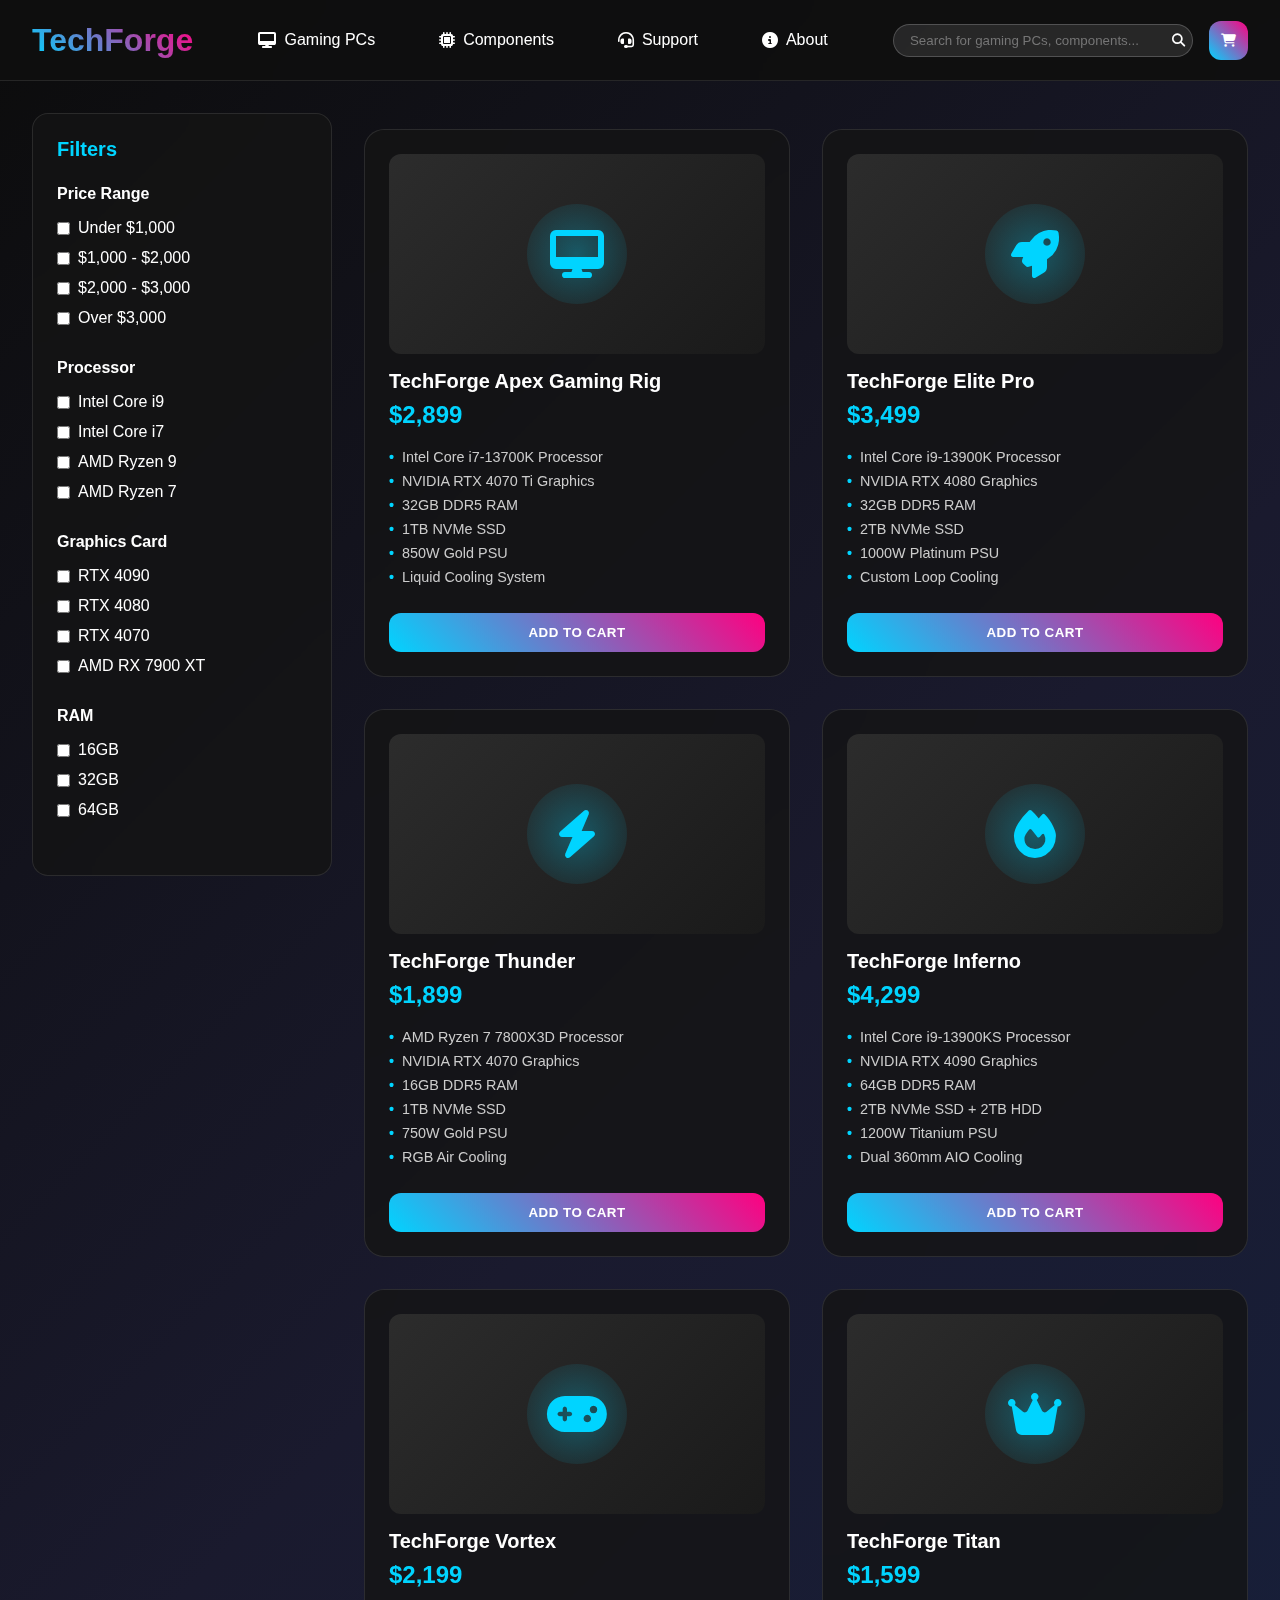
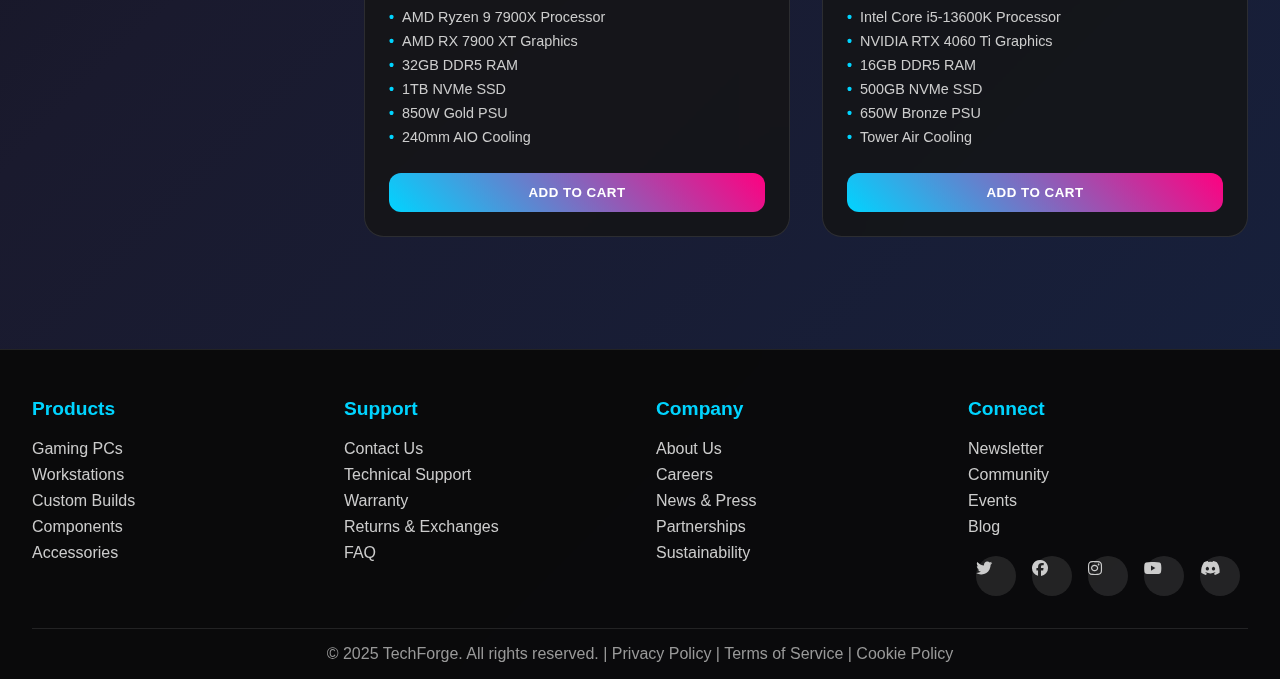
<file: index.html>
<!DOCTYPE html>

<html lang="en">
<head>
    <meta charset="UTF-8">
    <meta name="viewport" content="width=device-width, initial-scale=1.0">
    <title>TechForge - Premium Gaming PCs</title>
    <link href="https://cdnjs.cloudflare.com/ajax/libs/font-awesome/6.4.0/css/all.min.css" rel="stylesheet">
    <link rel="stylesheet" href="style.css">
</head>

<body>
    <!-- Header -->
    <header class="header">
        <nav class="nav-container">
            <div class="logo">TechForge</div>
            
            <ul class="nav-menu">
                <li class="nav-item">
                    <a href="#" class="nav-link">
                        <i class="fas fa-desktop"></i>
                        Gaming PCs
                    </a>
                    <div class="dropdown">
                        <a href="#" class="dropdown-item">High-End Gaming</a>
                        <a href="#" class="dropdown-item">Mid-Range Gaming</a>
                        <a href="#" class="dropdown-item">Budget Gaming</a>
                        <a href="#" class="dropdown-item">Custom Builds</a>
                    </div>
                </li>
                <li class="nav-item">
                    <a href="#" class="nav-link">
                        <i class="fas fa-microchip"></i>
                        Components
                    </a>
                    <div class="dropdown">
                        <a href="#" class="dropdown-item">Processors</a>
                        <a href="#" class="dropdown-item">Graphics Cards</a>
                        <a href="#" class="dropdown-item">Motherboards</a>
                        <a href="#" class="dropdown-item">Memory & Storage</a>
                        <a href="#" class="dropdown-item">Cooling Systems</a>
                    </div>
                </li>
                <li class="nav-item">
                    <a href="#" class="nav-link">
                        <i class="fas fa-headset"></i>
                        Support
                    </a>
                    <div class="dropdown">
                        <a href="#" class="dropdown-item">Live Chat</a>
                        <a href="#" class="dropdown-item">Technical Support</a>
                        <a href="#" class="dropdown-item">Warranty</a>
                        <a href="#" class="dropdown-item">Documentation</a>
                    </div>
                </li>
                <li class="nav-item">
                    <a href="#" class="nav-link">
                        <i class="fas fa-info-circle"></i>
                        About
                    </a>
                </li>
            </ul>
            
            <div class="user-actions">
                <div class="search-box">
                    <input type="text" class="search-input" placeholder="Search for gaming PCs, components...">
                    <button class="search-btn"><i class="fas fa-search"></i></button>
                </div>
                <button class="cart-icon">
                    <i class="fas fa-shopping-cart"></i>
                </button>
            </div>
        </nav>
    </header>

    <!-- Main Content -->
    <div class="main-container">
        <!-- Filter Sidebar -->
        <aside class="filter-sidebar">
            <h2 class="filter-title">Filters</h2>
            
            <div class="filter-section">
                <h3>Price Range</h3>
                <label class="filter-option">
                    <input type="checkbox" name="price" value="under-1000">
                    <span>Under $1,000</span>
                </label>
                <label class="filter-option">
                    <input type="checkbox" name="price" value="1000-2000">
                    <span>$1,000 - $2,000</span>
                </label>
                <label class="filter-option">
                    <input type="checkbox" name="price" value="2000-3000">
                    <span>$2,000 - $3,000</span>
                </label>
                <label class="filter-option">
                    <input type="checkbox" name="price" value="over-3000">
                    <span>Over $3,000</span>
                </label>
            </div>

            <div class="filter-section">
                <h3>Processor</h3>
                <label class="filter-option">
                    <input type="checkbox" name="cpu" value="intel-i9">
                    <span>Intel Core i9</span>
                </label>
                <label class="filter-option">
                    <input type="checkbox" name="cpu" value="intel-i7">
                    <span>Intel Core i7</span>
                </label>
                <label class="filter-option">
                    <input type="checkbox" name="cpu" value="amd-ryzen9">
                    <span>AMD Ryzen 9</span>
                </label>
                <label class="filter-option">
                    <input type="checkbox" name="cpu" value="amd-ryzen7">
                    <span>AMD Ryzen 7</span>
                </label>
            </div>

            <div class="filter-section">
                <h3>Graphics Card</h3>
                <label class="filter-option">
                    <input type="checkbox" name="gpu" value="rtx-4090">
                    <span>RTX 4090</span>
                </label>
                <label class="filter-option">
                    <input type="checkbox" name="gpu" value="rtx-4080">
                    <span>RTX 4080</span>
                </label>
                <label class="filter-option">
                    <input type="checkbox" name="gpu" value="rtx-4070">
                    <span>RTX 4070</span>
                </label>
                <label class="filter-option">
                    <input type="checkbox" name="gpu" value="amd-7900xt">
                    <span>AMD RX 7900 XT</span>
                </label>
            </div>

            <div class="filter-section">
                <h3>RAM</h3>
                <label class="filter-option">
                    <input type="checkbox" name="ram" value="16gb">
                    <span>16GB</span>
                </label>
                <label class="filter-option">
                    <input type="checkbox" name="ram" value="32gb">
                    <span>32GB</span>
                </label>
                <label class="filter-option">
                    <input type="checkbox" name="ram" value="64gb">
                    <span>64GB</span>
                </label>
            </div>
        </aside>

        <!-- Product Grid -->
        <main class="product-grid">
            <div class="product-card">
                <div class="product-image">
                    <i class="fas fa-desktop"></i>
                </div>
                <h3 class="product-title">TechForge Apex Gaming Rig</h3>
                <div class="product-price">$2,899</div>
                <ul class="product-specs">
                    <li>Intel Core i7-13700K Processor</li>
                    <li>NVIDIA RTX 4070 Ti Graphics</li>
                    <li>32GB DDR5 RAM</li>
                    <li>1TB NVMe SSD</li>
                    <li>850W Gold PSU</li>
                    <li>Liquid Cooling System</li>
                </ul>
                <button class="add-to-cart">Add to Cart</button>
            </div>

            <div class="product-card">
                <div class="product-image">
                    <i class="fas fa-rocket"></i>
                </div>
                <h3 class="product-title">TechForge Elite Pro</h3>
                <div class="product-price">$3,499</div>
                <ul class="product-specs">
                    <li>Intel Core i9-13900K Processor</li>
                    <li>NVIDIA RTX 4080 Graphics</li>
                    <li>32GB DDR5 RAM</li>
                    <li>2TB NVMe SSD</li>
                    <li>1000W Platinum PSU</li>
                    <li>Custom Loop Cooling</li>
                </ul>
                <button class="add-to-cart">Add to Cart</button>
            </div>

            <div class="product-card">
                <div class="product-image">
                    <i class="fas fa-bolt"></i>
                </div>
                <h3 class="product-title">TechForge Thunder</h3>
                <div class="product-price">$1,899</div>
                <ul class="product-specs">
                    <li>AMD Ryzen 7 7800X3D Processor</li>
                    <li>NVIDIA RTX 4070 Graphics</li>
                    <li>16GB DDR5 RAM</li>
                    <li>1TB NVMe SSD</li>
                    <li>750W Gold PSU</li>
                    <li>RGB Air Cooling</li>
                </ul>
                <button class="add-to-cart">Add to Cart</button>
            </div>

            <div class="product-card">
                <div class="product-image">
                    <i class="fas fa-fire"></i>
                </div>
                <h3 class="product-title">TechForge Inferno</h3>
                <div class="product-price">$4,299</div>
                <ul class="product-specs">
                    <li>Intel Core i9-13900KS Processor</li>
                    <li>NVIDIA RTX 4090 Graphics</li>
                    <li>64GB DDR5 RAM</li>
                    <li>2TB NVMe SSD + 2TB HDD</li>
                    <li>1200W Titanium PSU</li>
                    <li>Dual 360mm AIO Cooling</li>
                </ul>
                <button class="add-to-cart">Add to Cart</button>
            </div>

            <div class="product-card">
                <div class="product-image">
                    <i class="fas fa-gamepad"></i>
                </div>
                <h3 class="product-title">TechForge Vortex</h3>
                <div class="product-price">$2,199</div>
                <ul class="product-specs">
                    <li>AMD Ryzen 9 7900X Processor</li>
                    <li>AMD RX 7900 XT Graphics</li>
                    <li>32GB DDR5 RAM</li>
                    <li>1TB NVMe SSD</li>
                    <li>850W Gold PSU</li>
                    <li>240mm AIO Cooling</li>
                </ul>
                <button class="add-to-cart">Add to Cart</button>
            </div>

            <div class="product-card">
                <div class="product-image">
                    <i class="fas fa-crown"></i>
                </div>
                <h3 class="product-title">TechForge Titan</h3>
                <div class="product-price">$1,599</div>
                <ul class="product-specs">
                    <li>Intel Core i5-13600K Processor</li>
                    <li>NVIDIA RTX 4060 Ti Graphics</li>
                    <li>16GB DDR5 RAM</li>
                    <li>500GB NVMe SSD</li>
                    <li>650W Bronze PSU</li>
                    <li>Tower Air Cooling</li>
                </ul>
                <button class="add-to-cart">Add to Cart</button>
            </div>
        </main>
    </div>

    <!-- Footer -->
    <footer class="footer">
        <div class="footer-container">
            <div class="footer-content">
                <div class="footer-section">
                    <h3>Products</h3>
                    <a href="#">Gaming PCs</a>
                    <a href="#">Workstations</a>
                    <a href="#">Custom Builds</a>
                    <a href="#">Components</a>
                    <a href="#">Accessories</a>
                </div>
                
                <div class="footer-section">
                    <h3>Support</h3>
                    <a href="#">Contact Us</a>
                    <a href="#">Technical Support</a>
                    <a href="#">Warranty</a>
                    <a href="#">Returns & Exchanges</a>
                    <a href="#">FAQ</a>
                </div>
                
                <div class="footer-section">
                    <h3>Company</h3>
                    <a href="#">About Us</a>
                    <a href="#">Careers</a>
                    <a href="#">News & Press</a>
                    <a href="#">Partnerships</a>
                    <a href="#">Sustainability</a>
                </div>
                
                <div class="footer-section">
                    <h3>Connect</h3>
                    <a href="#">Newsletter</a>
                    <a href="#">Community</a>
                    <a href="#">Events</a>
                    <a href="#">Blog</a>
                    <div class="social-icons">
                        <a href="#" class="social-icon"><i class="fab fa-twitter"></i></a>
                        <a href="#" class="social-icon"><i class="fab fa-facebook"></i></a>
                        <a href="#" class="social-icon"><i class="fab fa-instagram"></i></a>
                        <a href="#" class="social-icon"><i class="fab fa-youtube"></i></a>
                        <a href="#" class="social-icon"><i class="fab fa-discord"></i></a>
                    </div>
                </div>
            </div>
            
            <div class="footer-bottom">
                <p>&copy; 2025 TechForge. All rights reserved. | Privacy Policy | Terms of Service | Cookie Policy</p>
            </div>
        </div>
    </footer>
    <script src="handler.js"></script>
</body>
</html>
</file>
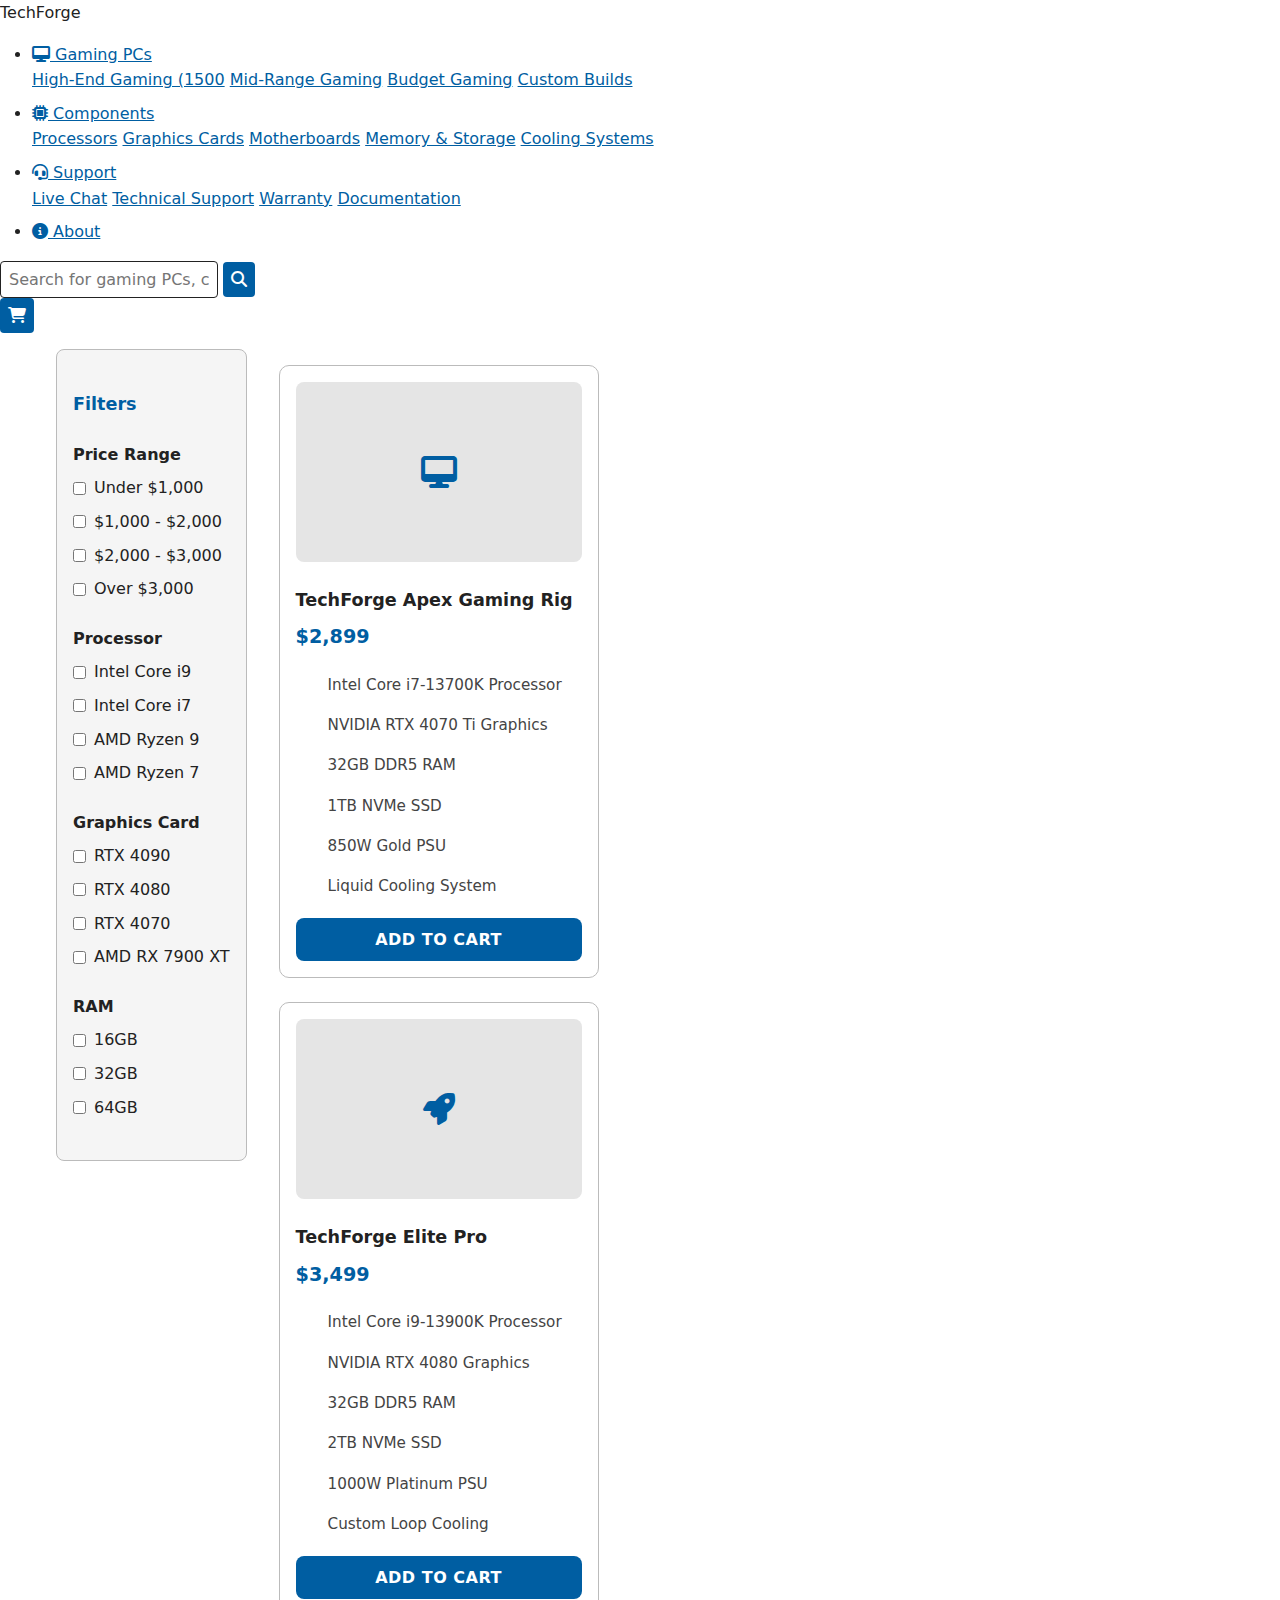
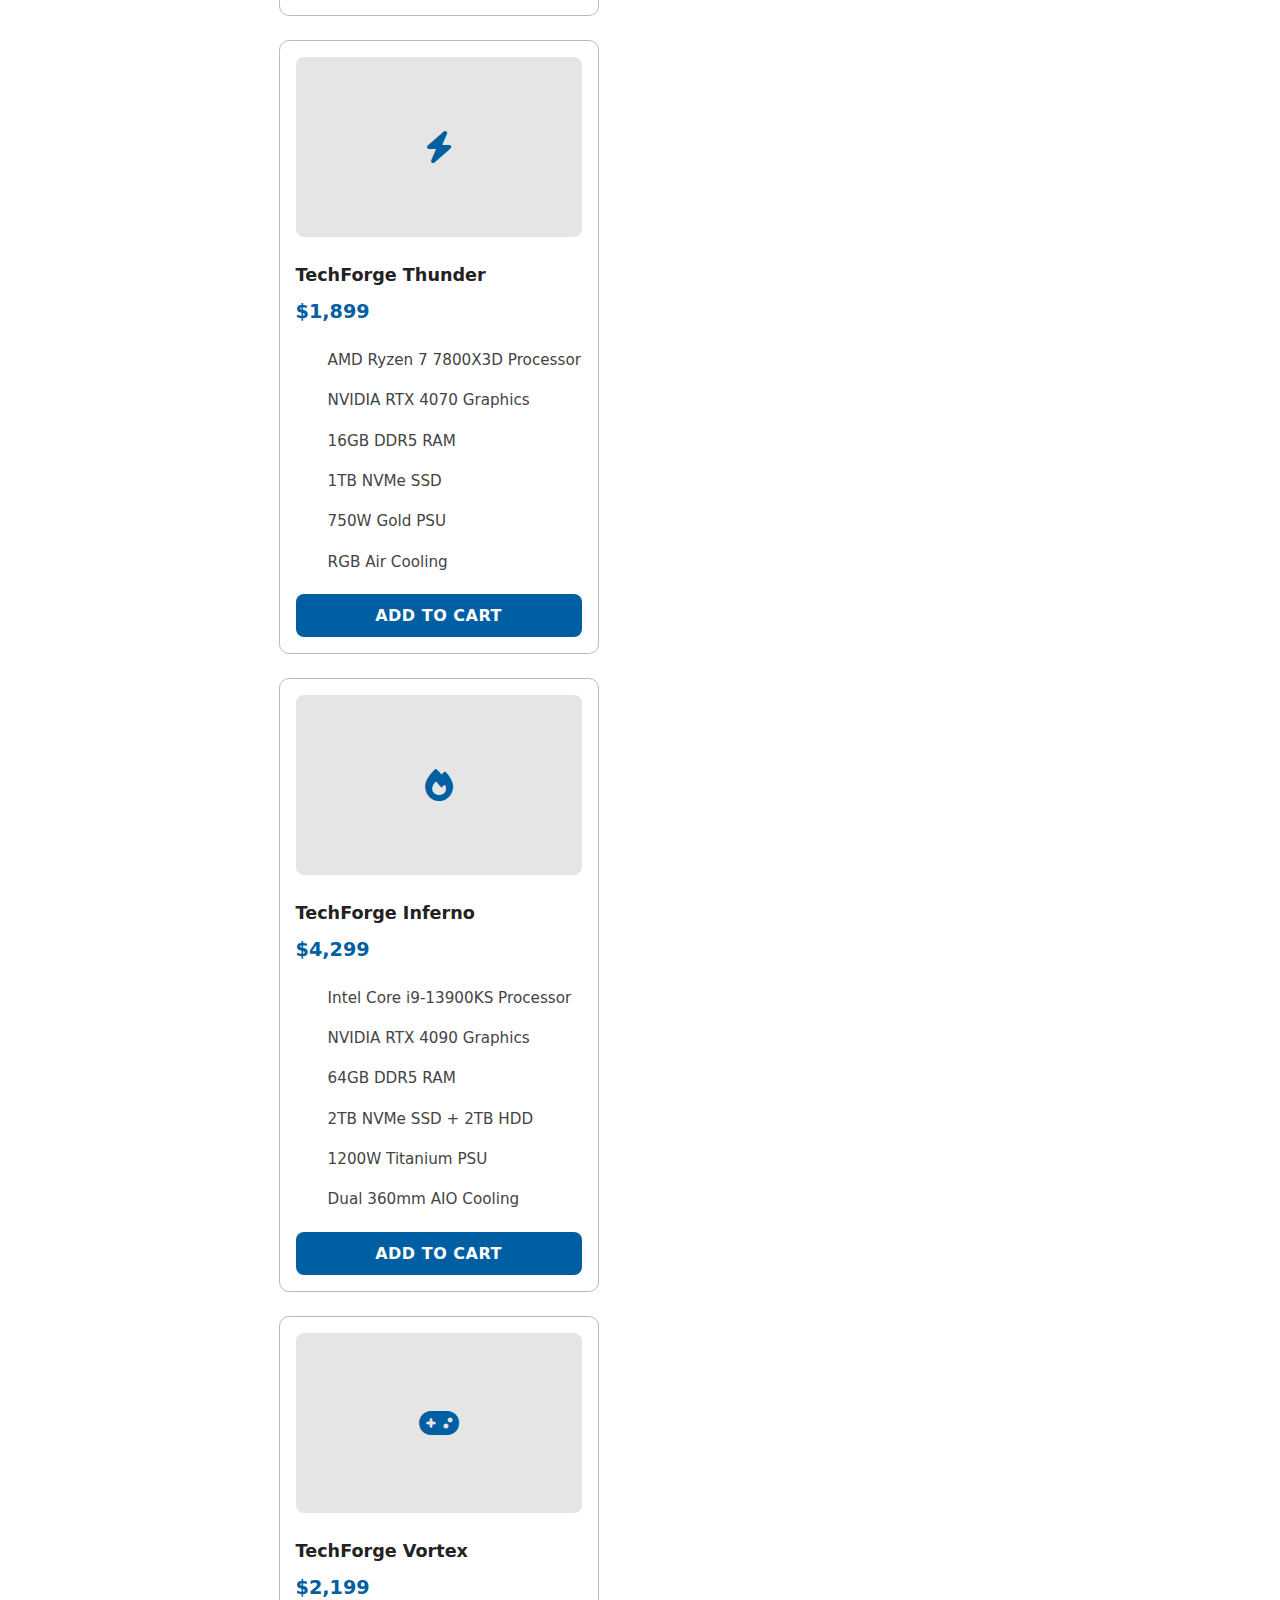
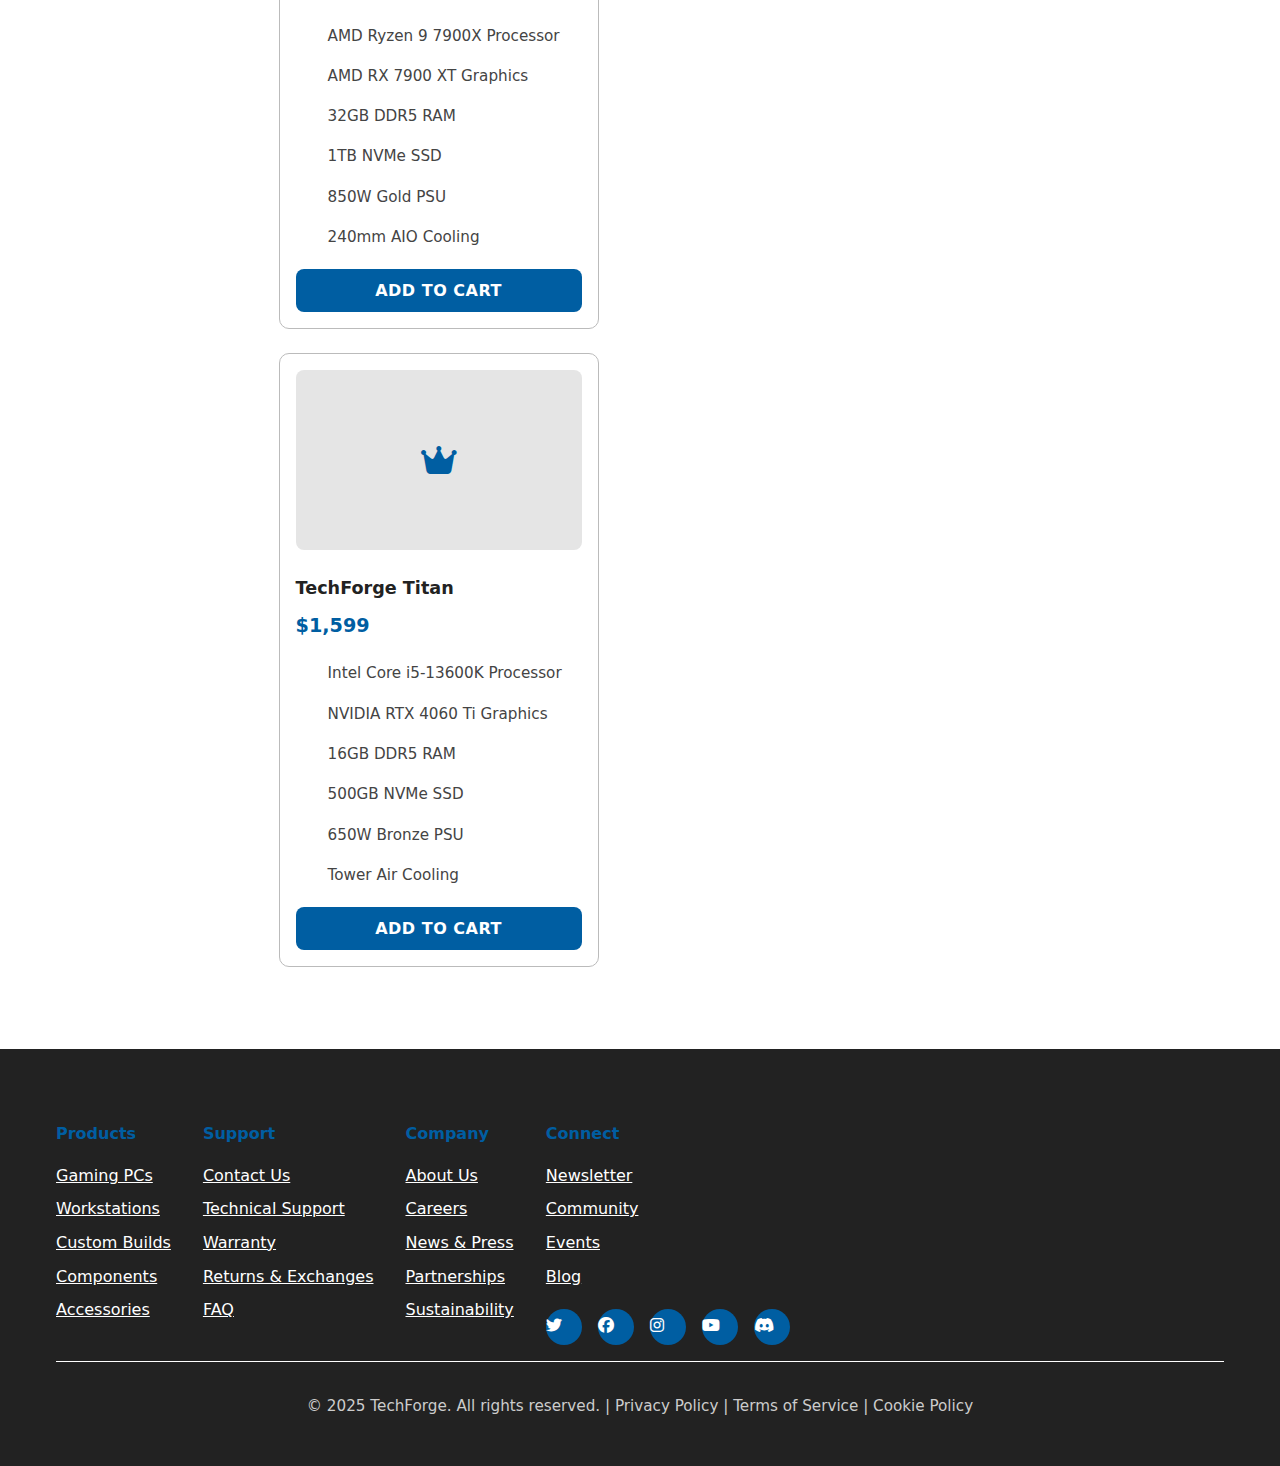
<file: static/index.html>
<!DOCTYPE html>

<html lang="en">
<head>
    <meta charset="UTF-8">
    <meta name="viewport" content="width=device-width, initial-scale=1.0">
    <title>TechForge - Premium Gaming PCs</title>
    <link href="https://cdnjs.cloudflare.com/ajax/libs/font-awesome/6.4.0/css/all.min.css" rel="stylesheet">
    <link rel="stylesheet" href="style.css">
</head>

<body>
    <!-- Header -->
    <header class="header">
        <nav class="nav-container">
            <div class="logo">TechForge</div>
            
            <ul class="nav-menu">
                <li class="nav-item">
                    <a href="#" class="nav-link">
                        <i class="fas fa-desktop"></i>
                        Gaming PCs
                    </a>
                    <div class="dropdown">
                        <a href="#" class="dropdown-item">High-End Gaming (1500</a>
                        <a href="#" class="dropdown-item">Mid-Range Gaming</a>
                        <a href="#" class="dropdown-item">Budget Gaming</a>
                        <a href="#" class="dropdown-item">Custom Builds</a>
                    </div>
                </li>
                <li class="nav-item">
                    <a href="#" class="nav-link">
                        <i class="fas fa-microchip"></i>
                        Components
                    </a>
                    <div class="dropdown">
                        <a href="#" class="dropdown-item">Processors</a>
                        <a href="#" class="dropdown-item">Graphics Cards</a>
                        <a href="#" class="dropdown-item">Motherboards</a>
                        <a href="#" class="dropdown-item">Memory & Storage</a>
                        <a href="#" class="dropdown-item">Cooling Systems</a>
                    </div>
                </li>
                <li class="nav-item">
                    <a href="#" class="nav-link">
                        <i class="fas fa-headset"></i>
                        Support
                    </a>
                    <div class="dropdown">
                        <a href="#" class="dropdown-item">Live Chat</a>
                        <a href="#" class="dropdown-item">Technical Support</a>
                        <a href="#" class="dropdown-item">Warranty</a>
                        <a href="#" class="dropdown-item">Documentation</a>
                    </div>
                </li>
                <li class="nav-item">
                    <a href="#" class="nav-link">
                        <i class="fas fa-info-circle"></i>
                        About
                    </a>
                </li>
            </ul>
            
            <div class="user-actions">
                <div class="search-box">
                    <input type="text" class="search-input" placeholder="Search for gaming PCs, components...">
                    <button class="search-btn"><i class="fas fa-search"></i></button>
                </div>
                <button class="cart-icon">
                    <i class="fas fa-shopping-cart"></i>
                </button>
            </div>
        </nav>
    </header>

    <!-- Main Content -->
    <div class="main-container">
        <!-- Filter Sidebar -->
        <aside class="filter-sidebar">
            <h2 class="filter-title">Filters</h2>
            
            <div class="filter-section">
                <h3>Price Range</h3>
                <label class="filter-option">
                    <input type="checkbox" name="price" value="under-1000">
                    <span>Under $1,000</span>
                </label>
                <label class="filter-option">
                    <input type="checkbox" name="price" value="1000-2000">
                    <span>$1,000 - $2,000</span>
                </label>
                <label class="filter-option">
                    <input type="checkbox" name="price" value="2000-3000">
                    <span>$2,000 - $3,000</span>
                </label>
                <label class="filter-option">
                    <input type="checkbox" name="price" value="over-3000">
                    <span>Over $3,000</span>
                </label>
            </div>

            <div class="filter-section">
                <h3>Processor</h3>
                <label class="filter-option">
                    <input type="checkbox" name="cpu" value="intel-i9">
                    <span>Intel Core i9</span>
                </label>
                <label class="filter-option">
                    <input type="checkbox" name="cpu" value="intel-i7">
                    <span>Intel Core i7</span>
                </label>
                <label class="filter-option">
                    <input type="checkbox" name="cpu" value="amd-ryzen9">
                    <span>AMD Ryzen 9</span>
                </label>
                <label class="filter-option">
                    <input type="checkbox" name="cpu" value="amd-ryzen7">
                    <span>AMD Ryzen 7</span>
                </label>
            </div>

            <div class="filter-section">
                <h3>Graphics Card</h3>
                <label class="filter-option">
                    <input type="checkbox" name="gpu" value="rtx-4090">
                    <span>RTX 4090</span>
                </label>
                <label class="filter-option">
                    <input type="checkbox" name="gpu" value="rtx-4080">
                    <span>RTX 4080</span>
                </label>
                <label class="filter-option">
                    <input type="checkbox" name="gpu" value="rtx-4070">
                    <span>RTX 4070</span>
                </label>
                <label class="filter-option">
                    <input type="checkbox" name="gpu" value="amd-7900xt">
                    <span>AMD RX 7900 XT</span>
                </label>
            </div>

            <div class="filter-section">
                <h3>RAM</h3>
                <label class="filter-option">
                    <input type="checkbox" name="ram" value="16gb">
                    <span>16GB</span>
                </label>
                <label class="filter-option">
                    <input type="checkbox" name="ram" value="32gb">
                    <span>32GB</span>
                </label>
                <label class="filter-option">
                    <input type="checkbox" name="ram" value="64gb">
                    <span>64GB</span>
                </label>
            </div>
        </aside>

        <!-- Product Grid -->
        <main class="product-grid">
            <div class="product-card">
                <div class="product-image">
                    <i class="fas fa-desktop"></i>
                </div>
                <h3 class="product-title">TechForge Apex Gaming Rig</h3>
                <div class="product-price">$2,899</div>
                <ul class="product-specs">
                    <li>Intel Core i7-13700K Processor</li>
                    <li>NVIDIA RTX 4070 Ti Graphics</li>
                    <li>32GB DDR5 RAM</li>
                    <li>1TB NVMe SSD</li>
                    <li>850W Gold PSU</li>
                    <li>Liquid Cooling System</li>
                </ul>
                <button class="add-to-cart">Add to Cart</button>
            </div>

            <div class="product-card">
                <div class="product-image">
                    <i class="fas fa-rocket"></i>
                </div>
                <h3 class="product-title">TechForge Elite Pro</h3>
                <div class="product-price">$3,499</div>
                <ul class="product-specs">
                    <li>Intel Core i9-13900K Processor</li>
                    <li>NVIDIA RTX 4080 Graphics</li>
                    <li>32GB DDR5 RAM</li>
                    <li>2TB NVMe SSD</li>
                    <li>1000W Platinum PSU</li>
                    <li>Custom Loop Cooling</li>
                </ul>
                <button class="add-to-cart">Add to Cart</button>
            </div>

            <div class="product-card">
                <div class="product-image">
                    <i class="fas fa-bolt"></i>
                </div>
                <h3 class="product-title">TechForge Thunder</h3>
                <div class="product-price">$1,899</div>
                <ul class="product-specs">
                    <li>AMD Ryzen 7 7800X3D Processor</li>
                    <li>NVIDIA RTX 4070 Graphics</li>
                    <li>16GB DDR5 RAM</li>
                    <li>1TB NVMe SSD</li>
                    <li>750W Gold PSU</li>
                    <li>RGB Air Cooling</li>
                </ul>
                <button class="add-to-cart">Add to Cart</button>
            </div>

            <div class="product-card">
                <div class="product-image">
                    <i class="fas fa-fire"></i>
                </div>
                <h3 class="product-title">TechForge Inferno</h3>
                <div class="product-price">$4,299</div>
                <ul class="product-specs">
                    <li>Intel Core i9-13900KS Processor</li>
                    <li>NVIDIA RTX 4090 Graphics</li>
                    <li>64GB DDR5 RAM</li>
                    <li>2TB NVMe SSD + 2TB HDD</li>
                    <li>1200W Titanium PSU</li>
                    <li>Dual 360mm AIO Cooling</li>
                </ul>
                <button class="add-to-cart">Add to Cart</button>
            </div>

            <div class="product-card">
                <div class="product-image">
                    <i class="fas fa-gamepad"></i>
                </div>
                <h3 class="product-title">TechForge Vortex</h3>
                <div class="product-price">$2,199</div>
                <ul class="product-specs">
                    <li>AMD Ryzen 9 7900X Processor</li>
                    <li>AMD RX 7900 XT Graphics</li>
                    <li>32GB DDR5 RAM</li>
                    <li>1TB NVMe SSD</li>
                    <li>850W Gold PSU</li>
                    <li>240mm AIO Cooling</li>
                </ul>
                <button class="add-to-cart">Add to Cart</button>
            </div>

            <div class="product-card">
                <div class="product-image">
                    <i class="fas fa-crown"></i>
                </div>
                <h3 class="product-title">TechForge Titan</h3>
                <div class="product-price">$1,599</div>
                <ul class="product-specs">
                    <li>Intel Core i5-13600K Processor</li>
                    <li>NVIDIA RTX 4060 Ti Graphics</li>
                    <li>16GB DDR5 RAM</li>
                    <li>500GB NVMe SSD</li>
                    <li>650W Bronze PSU</li>
                    <li>Tower Air Cooling</li>
                </ul>
                <button class="add-to-cart">Add to Cart</button>
            </div>
        </main>
    </div>

    <!-- Footer -->
    <footer class="footer">
        <div class="footer-container">
            <div class="footer-content">
                <div class="footer-section">
                    <h3>Products</h3>
                    <a href="#">Gaming PCs</a>
                    <a href="#">Workstations</a>
                    <a href="#">Custom Builds</a>
                    <a href="#">Components</a>
                    <a href="#">Accessories</a>
                </div>
                
                <div class="footer-section">
                    <h3>Support</h3>
                    <a href="#">Contact Us</a>
                    <a href="#">Technical Support</a>
                    <a href="#">Warranty</a>
                    <a href="#">Returns & Exchanges</a>
                    <a href="#">FAQ</a>
                </div>
                
                <div class="footer-section">
                    <h3>Company</h3>
                    <a href="#">About Us</a>
                    <a href="#">Careers</a>
                    <a href="#">News & Press</a>
                    <a href="#">Partnerships</a>
                    <a href="#">Sustainability</a>
                </div>
                
                <div class="footer-section">
                    <h3>Connect</h3>
                    <a href="#">Newsletter</a>
                    <a href="#">Community</a>
                    <a href="#">Events</a>
                    <a href="#">Blog</a>
                    <div class="social-icons">
                        <a href="#" class="social-icon"><i class="fab fa-twitter"></i></a>
                        <a href="#" class="social-icon"><i class="fab fa-facebook"></i></a>
                        <a href="#" class="social-icon"><i class="fab fa-instagram"></i></a>
                        <a href="#" class="social-icon"><i class="fab fa-youtube"></i></a>
                        <a href="#" class="social-icon"><i class="fab fa-discord"></i></a>
                    </div>
                </div>
            </div>
            
            <div class="footer-bottom">
                <p>&copy; 2025 TechForge. All rights reserved. | Privacy Policy | Terms of Service | Cookie Policy</p>
            </div>
        </div>
    </footer>
    <script src="handler.js"></script>
</body>
</html>
</file>
<file: style.css>
* {
            margin: 0;
            padding: 0;
            box-sizing: border-box;
        }

        body {
            font-family: 'Inter', -apple-system, BlinkMacSystemFont, sans-serif;
            background: linear-gradient(135deg, #0c0c0c 0%, #1a1a2e 50%, #16213e 100%);
            color: #ffffff;
            min-height: 100vh;
        }

        /* Header Styles */
        .header {
            background: rgba(15, 15, 15, 0.95);
            backdrop-filter: blur(20px);
            border-bottom: 1px solid rgba(255, 255, 255, 0.1);
            position: sticky;
            top: 0;
            z-index: 1000;
            transition: all 0.3s ease;
        }

        .nav-container {
            max-width: 1400px;
            margin: 0 auto;
            padding: 0 2rem;
            display: flex;
            justify-content: space-between;
            align-items: center;
            height: 80px;
        }

        .logo {
            font-size: 2rem;
            font-weight: 800;
            background: linear-gradient(45deg, #00d4ff, #ff0080);
            -webkit-background-clip: text;
            -webkit-text-fill-color: transparent;
            background-clip: text;
        }

        .nav-menu {
            display: flex;
            list-style: none;
            gap: 2rem;
        }

        .nav-item {
            position: relative;
        }

        .nav-link {
            color: #ffffff;
            text-decoration: none;
            padding: 0.5rem 1rem;
            border-radius: 8px;
            transition: all 0.3s ease;
            display: flex;
            align-items: center;
            gap: 0.5rem;
        }

        .nav-link:hover {
            background: rgba(255, 255, 255, 0.1);
            transform: translateY(-2px);
        }

        .dropdown {
            position: absolute;
            top: 100%;
            left: 0;
            background: rgba(20, 20, 20, 0.95);
            backdrop-filter: blur(20px);
            border: 1px solid rgba(255, 255, 255, 0.1);
            border-radius: 12px;
            min-width: 200px;
            opacity: 0;
            visibility: hidden;
            transform: translateY(-10px);
            transition: all 0.3s ease;
            box-shadow: 0 20px 40px rgba(0, 0, 0, 0.3);
        }

        .nav-item:hover .dropdown {
            opacity: 1;
            visibility: visible;
            transform: translateY(0);
        }

        .dropdown-item {
            padding: 0.75rem 1rem;
            color: #ffffff;
            text-decoration: none;
            display: block;
            transition: all 0.3s ease;
            border-radius: 8px;
            margin: 0.25rem;
        }

        .dropdown-item:hover {
            background: rgba(255, 255, 255, 0.1);
            transform: translateX(5px);
        }

        .user-actions {
            display: flex;
            align-items: center;
            gap: 1rem;
        }

        .search-box {
            position: relative;
        }

        .search-input {
            background: rgba(255, 255, 255, 0.1);
            border: 1px solid rgba(255, 255, 255, 0.2);
            border-radius: 25px;
            padding: 0.5rem 2.5rem 0.5rem 1rem;
            color: #ffffff;
            width: 300px;
            transition: all 0.3s ease;
        }

        .search-input:focus {
            outline: none;
            border-color: #00d4ff;
            box-shadow: 0 0 20px rgba(0, 212, 255, 0.3);
        }

        .search-btn {
            position: absolute;
            right: 0.5rem;
            top: 50%;
            transform: translateY(-50%);
            background: none;
            border: none;
            color: #ffffff;
            cursor: pointer;
        }

        .cart-icon {
            background: linear-gradient(45deg, #00d4ff, #ff0080);
            border: none;
            border-radius: 12px;
            padding: 0.75rem;
            color: #ffffff;
            cursor: pointer;
            transition: all 0.3s ease;
            position: relative;
        }

        .cart-icon:hover {
            transform: scale(1.05);
            box-shadow: 0 10px 30px rgba(0, 212, 255, 0.3);
        }

        /* Main Content */
        .main-container {
            max-width: 1400px;
            margin: 0 auto;
            padding: 2rem;
            display: grid;
            grid-template-columns: 300px 1fr;
            gap: 2rem;
            min-height: calc(100vh - 160px);
        }

        /* Filter Sidebar */
        .filter-sidebar {
            background: rgba(20, 20, 20, 0.8);
            backdrop-filter: blur(20px);
            border: 1px solid rgba(255, 255, 255, 0.1);
            border-radius: 16px;
            padding: 1.5rem;
            height: fit-content;
            position: sticky;
            top: 100px;
        }

        .filter-title {
            font-size: 1.25rem;
            font-weight: 600;
            margin-bottom: 1.5rem;
            color: #00d4ff;
        }

        .filter-section {
            margin-bottom: 2rem;
        }

        .filter-section h3 {
            font-size: 1rem;
            margin-bottom: 1rem;
            color: #ffffff;
        }

        .filter-option {
            display: flex;
            align-items: center;
            gap: 0.5rem;
            margin-bottom: 0.75rem;
            cursor: pointer;
            transition: all 0.3s ease;
        }

        .filter-option:hover {
            color: #00d4ff;
        }

        .filter-option input {
            accent-color: #00d4ff;
        }

        /* Product Grid */
        .product-grid {
            display: grid;
            grid-template-columns: repeat(auto-fill, minmax(350px, 1fr));
            gap: 2rem;
            padding: 1rem 0;
        }

        .product-card {
            background: rgba(20, 20, 20, 0.8);
            backdrop-filter: blur(20px);
            border: 1px solid rgba(255, 255, 255, 0.1);
            border-radius: 20px;
            padding: 1.5rem;
            transition: all 0.4s cubic-bezier(0.4, 0, 0.2, 1);
            cursor: pointer;
            position: relative;
            overflow: hidden;
        }

        .product-card::before {
            content: '';
            position: absolute;
            top: 0;
            left: 0;
            right: 0;
            bottom: 0;
            background: linear-gradient(45deg, rgba(0, 212, 255, 0.1), rgba(255, 0, 128, 0.1));
            opacity: 0;
            transition: opacity 0.3s ease;
            z-index: -1;
        }

        .product-card:hover {
            transform: scale(1.05) translateY(-10px);
            border-color: #00d4ff;
            box-shadow: 0 20px 60px rgba(0, 212, 255, 0.2);
        }

        .product-card:hover::before {
            opacity: 1;
        }

        .product-image {
            width: 100%;
            height: 200px;
            background: linear-gradient(135deg, #2c2c2c, #1a1a1a);
            border-radius: 12px;
            margin-bottom: 1rem;
            display: flex;
            align-items: center;
            justify-content: center;
            font-size: 3rem;
            color: #00d4ff;
            position: relative;
            overflow: hidden;
        }

        .product-image::after {
            content: '';
            position: absolute;
            top: 50%;
            left: 50%;
            width: 100px;
            height: 100px;
            background: radial-gradient(circle, rgba(0, 212, 255, 0.3), transparent);
            border-radius: 50%;
            transform: translate(-50%, -50%);
            animation: pulse 2s infinite;
        }

        @keyframes pulse {
            0%, 100% { transform: translate(-50%, -50%) scale(1); opacity: 0.7; }
            50% { transform: translate(-50%, -50%) scale(1.2); opacity: 0.3; }
        }

        .product-title {
            font-size: 1.25rem;
            font-weight: 600;
            margin-bottom: 0.5rem;
            color: #ffffff;
        }

        .product-price {
            font-size: 1.5rem;
            font-weight: 700;
            color: #00d4ff;
            margin-bottom: 1rem;
        }

        .product-specs {
            list-style: none;
            margin-bottom: 1.5rem;
        }

        .product-specs li {
            padding: 0.25rem 0;
            color: #cccccc;
            font-size: 0.9rem;
            display: flex;
            align-items: center;
            gap: 0.5rem;
        }

        .product-specs li::before {
            content: '•';
            color: #00d4ff;
            font-weight: bold;
        }

        .add-to-cart {
            width: 100%;
            background: linear-gradient(45deg, #00d4ff, #ff0080);
            border: none;
            border-radius: 12px;
            padding: 0.75rem;
            color: #ffffff;
            font-weight: 600;
            cursor: pointer;
            transition: all 0.3s ease;
            text-transform: uppercase;
            letter-spacing: 0.5px;
        }

        .add-to-cart:hover {
            transform: translateY(-2px);
            box-shadow: 0 10px 30px rgba(0, 212, 255, 0.3);
        }

        /* Footer */
        .footer {
            background: rgba(10, 10, 10, 0.95);
            backdrop-filter: blur(20px);
            border-top: 1px solid rgba(255, 255, 255, 0.1);
            padding: 3rem 0 1rem;
            margin-top: 4rem;
        }

        .footer-container {
            max-width: 1400px;
            margin: 0 auto;
            padding: 0 2rem;
        }

        .footer-content {
            display: grid;
            grid-template-columns: repeat(auto-fit, minmax(250px, 1fr));
            gap: 2rem;
            margin-bottom: 2rem;
        }

        .footer-section h3 {
            color: #00d4ff;
            margin-bottom: 1rem;
            font-size: 1.2rem;
        }

        .footer-section a {
            color: #cccccc;
            text-decoration: none;
            display: block;
            padding: 0.25rem 0;
            transition: color 0.3s ease;
        }

        .footer-section a:hover {
            color: #ff0080;
        }

        .footer-bottom {
            border-top: 1px solid rgba(255, 255, 255, 0.1);
            padding-top: 1rem;
            text-align: center;
            color: #999999;
        }

        .social-icons {
            display: flex;
            gap: 1rem;
            justify-content: center;
            margin-top: 1rem;
        }

        .social-icon {
            width: 40px;
            height: 40px;
            background: rgba(255, 255, 255, 0.1);
            border-radius: 50%;
            display: flex;
            align-items: center;
            justify-content: center;
            color: #ffffff;
            text-decoration: none;
            transition: all 0.3s ease;
        }

        .social-icon:hover {
            background: linear-gradient(45deg, #00d4ff, #ff0080);
            transform: translateY(-3px);
        }

        /* Responsive Design */
        @media (max-width: 768px) {
            .main-container {
                grid-template-columns: 1fr;
                padding: 1rem;
            }
            
            .nav-menu {
                display: none;
            }
            
            .search-input {
                width: 200px;
            }
            
            .product-grid {
                grid-template-columns: 1fr;
            }
        }
</file>
<file: static/style.css>
/* Simplified, accessible, and easy-to-read main stylesheet */

* {
    margin: 0;
    padding: 0;
    box-sizing: border-box;
}

html {
    font-size: 100%;
}

body {
    font-family: system-ui, Arial, sans-serif;
    background: #fff;
    color: #222;
    min-height: 100vh;
    line-height: 1.6;
}

a {
    color: #005ea2;
    text-decoration: underline;
}

a:focus,
a:hover {
    background: #e5f1fb;
    outline: 2px solid #005ea2;
    outline-offset: 2px;
}

h1, h2, h3, h4, h5, h6 {
    color: #222;
    font-weight: bold;
    margin-top: 1.5rem;
    margin-bottom: 1rem;
}

p {
    margin: 1rem 0;
}

button,
input,
select,
textarea {
    font-family: inherit;
    font-size: 1rem;
    border-radius: 4px;
    border: 1px solid #222;
    padding: 0.5rem;
    background: #fff;
    color: #222;
}

button:focus,
input:focus,
select:focus,
textarea:focus {
    outline: 2px solid #005ea2;
    outline-offset: 2px;
    border-color: #005ea2;
}

button {
    background: #005ea2;
    color: #fff;
    border: none;
    cursor: pointer;
    transition: background 0.2s;
}

button:hover,
button:focus {
    background: #003d66;
}

ul, ol {
    margin: 1rem 0 1rem 2rem;
    padding: 0;
}

li {
    margin-bottom: 0.5rem;
}

img {
    max-width: 100%;
    height: auto;
    display: block;
}

.container,
.container1,
.main-container,
.footer-container {
    max-width: 1200px;
    margin: 0 auto;
    padding: 1rem;
}

.main-container {
    display: flex;
    flex-direction: row;
    gap: 2rem;
    min-height: calc(100vh - 160px);
}

@media (max-width: 768px) {
    .main-container {
        flex-direction: column;
        padding: 0.5rem;
    }
    .product-grid {
        grid-template-columns: 1fr;
    }
    .footer-content {
        flex-direction: column;
        gap: 1rem;
    }
}

/* Filter Sidebar */
.filter-sidebar {
    background: #f5f5f5;
    border: 1px solid #bbb;
    border-radius: 8px;
    padding: 1rem;
    height: fit-content;
}

.filter-title {
    font-size: 1.1rem;
    font-weight: bold;
    margin-bottom: 1rem;
    color: #005ea2;
}

.filter-section {
    margin-bottom: 1.5rem;
}

.filter-section h3 {
    font-size: 1rem;
    margin-bottom: 0.5rem;
    color: #222;
}

.filter-option {
    display: flex;
    align-items: center;
    gap: 0.5rem;
    margin-bottom: 0.5rem;
    cursor: pointer;
}

.filter-option input {
    accent-color: #005ea2;
}

/* Product Grid */
.product-grid {
    display: grid;
    grid-template-columns: repeat(auto-fill, minmax(320px, 1fr));
    gap: 1.5rem;
    padding: 1rem 0;
}

.product-card {
    background: #fff;
    border: 1px solid #bbb;
    border-radius: 10px;
    padding: 1rem;
    transition: border-color 0.2s;
    cursor: pointer;
    position: relative;
}

.product-card:focus-within,
.product-card:hover {
    border-color: #005ea2;
    outline: 2px solid #005ea2;
    outline-offset: 2px;
}

.product-image {
    width: 100%;
    height: 180px;
    background: #e5e5e5;
    border-radius: 8px;
    margin-bottom: 1rem;
    display: flex;
    align-items: center;
    justify-content: center;
    font-size: 2rem;
    color: #005ea2;
}

.product-title {
    font-size: 1.1rem;
    font-weight: bold;
    margin-bottom: 0.5rem;
    color: #222;
}

.product-price {
    font-size: 1.2rem;
    font-weight: bold;
    color: #005ea2;
    margin-bottom: 0.5rem;
}

.product-specs {
    list-style: none;
    margin-bottom: 1rem;
    padding-left: 0;
}

.product-specs li {
    padding: 0.25rem 0;
    color: #444;
    font-size: 0.95rem;
}

.add-to-cart {
    width: 100%;
    background: #005ea2;
    border: none;
    border-radius: 8px;
    padding: 0.75rem;
    color: #fff;
    font-weight: bold;
    cursor: pointer;
    transition: background 0.2s;
    text-transform: uppercase;
    letter-spacing: 0.5px;
}

.add-to-cart:focus,
.add-to-cart:hover {
    background: #003d66;s
    outline: 2px solid #005ea2;
    outline-offset: 2px;
}

/* Footer */
.footer {
    background: #222;
    border-top: 2px solid #fff;
    padding: 2rem 0 1rem;
    margin-top: 3rem;
    color: #fff;
}

.footer-content {
    display: flex;
    flex-wrap: wrap;
    gap: 2rem;
    margin-bottom: 1rem;
}

.footer-section h3 {
    color: #005ea2;
    margin-bottom: 0.75rem;
    font-size: 1rem;
}

.footer-section a {
    color: #fff;
    text-decoration: underline;
    display: block;
    padding: 0.25rem 0;
}

.footer-section a:focus,
.footer-section a:hover {
    background: #005ea2;
    color: #fff;
    outline: 2px solid #fff;
    outline-offset: 2px;
}

.footer-bottom {
    border-top: 1px solid #fff;
    padding-top: 1rem;
    text-align: center;
    color: #ccc;
    font-size: 0.95rem;
}

.social-icons {
    display: flex;
    gap: 1rem;
    justify-content: center;
    margin-top: 1rem;
}

.social-icon {
    width: 36px;
    height: 36px;
    background: #005ea2;
    border-radius: 50%;
    display: flex;
    align-items: center;
    justify-content: center;
    color: #fff;
    text-decoration: none;
    transition: background 0.2s;
}

.social-icon:focus,
.social-icon:hover {
    background: #003d66;
    outline: 2px solid #fff;
    outline-offset: 2px;
}
</file>
